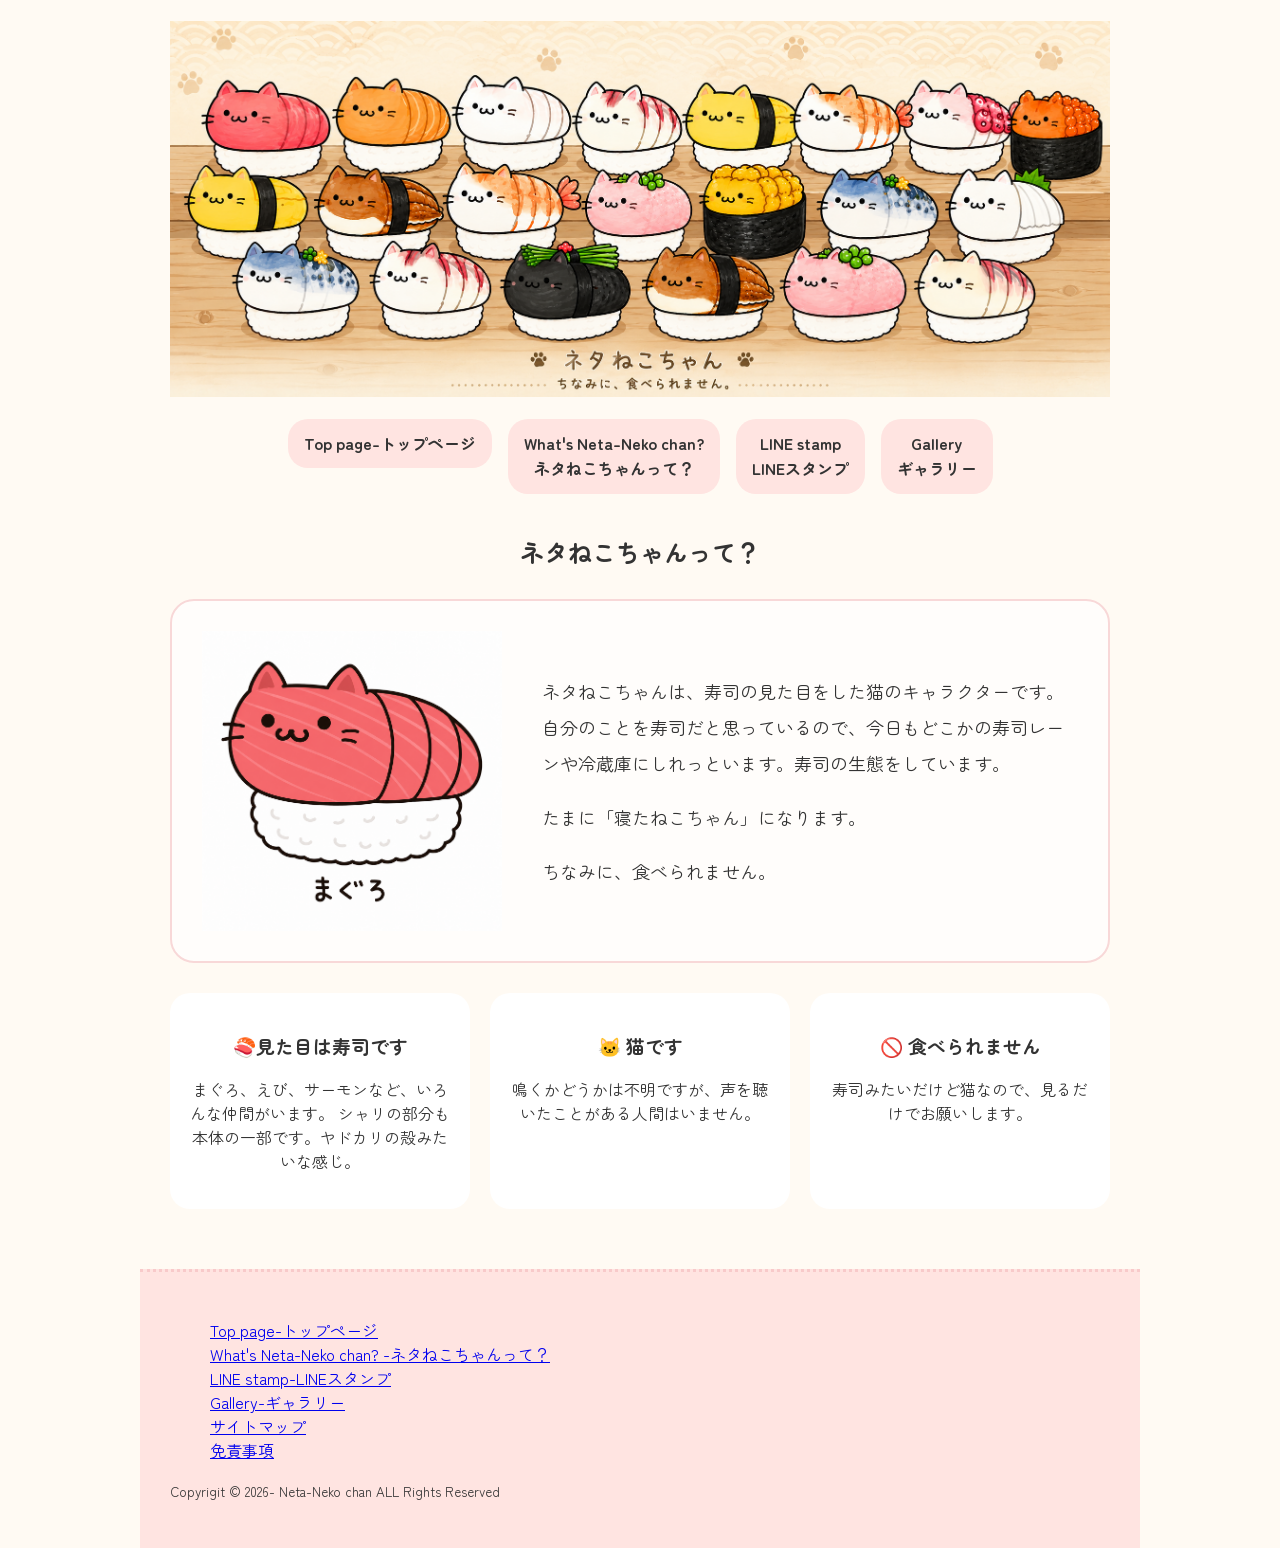
<file: about.html>
<!doctype html>
<html lang="ja">
<head>
<meta charset="utf-8">
<title>ネタねこちゃんの公式HP</title>

<!--CSSリンク-->
<link href="css/common.css" rel="stylesheet" type="text/css">
<link href="css/about.css" rel="stylesheet" type="text/css">

<!--フォント-->
<link rel="preconnect" href="https://fonts.googleapis.com">
<link rel="preconnect" href="https://fonts.gstatic.com" crossorigin>
<link href="https://fonts.googleapis.com/css2?family=Zen+Maru+Gothic:wght@400;500;700&display=swap" rel="stylesheet">
</head>

<body>
	<header>
	<!-- ヘッダー画像 -->
    <h1><a href="index.html"><img src="image/header.png" width="940px" alt="ネタねこちゃん大集合のヘッダー"/></a></h1>
		
	<!--トップナビゲーション始まり-->
	<ul id="topnav">
	 <li><a href="index.html">Top page-トップページ</a></li>
	 <li><a href="about.html">What's Neta-Neko chan?<br>ネタねこちゃんって？</a></li>
	 <li><a href="linestamp.html">LINE stamp<br>LINEスタンプ</a></li>
	 <li><a href="gallery.html">Gallery<br>ギャラリー</a></li>
	</ul>
	<!--トップナビゲーション終わり-->
	</header>
	
	<main>
  <section id="about">
    <h2>ネタねこちゃんって？</h2>

    <div class="aboutBox">
      <img src="image/maguro.png" alt="まぐろのネタねこちゃん">

      <div class="aboutText">
        <p>
          ネタねこちゃんは、寿司の見た目をした猫のキャラクターです。
          自分のことを寿司だと思っているので、今日もどこかの寿司レーンや冷蔵庫にしれっといます。寿司の生態をしています。
        </p>
        <p>
          たまに「寝たねこちゃん」になります。 
         </p>
         <p>
          ちなみに、食べられません。
        </p>
      </div>
    </div>

    <div class="pointList">
      <div class="point">
        <h3>🍣見た目は寿司です</h3>
        <p>まぐろ、えび、サーモンなど、いろんな仲間がいます。
        シャリの部分も本体の一部です。ヤドカリの殻みたいな感じ。</p>
      </div>

      <div class="point">
        <h3>🐱 猫です</h3>
        <p>鳴くかどうかは不明ですが、声を聴いたことがある人間はいません。</p>
      </div>

      <div class="point">
        <h3>🚫 食べられません</h3>
        <p>寿司みたいだけど猫なので、見るだけでお願いします。</p>
      </div>
    </div>
  </section>
</main>
	
<!-- フッター始まり -->
<footer>
<ul id="footerNav">
   <li><a href="index.html">Top page-トップページ</a></li>    
   <li><a href="about.html">What's Neta-Neko chan? -ネタねこちゃんって？</a></li> 
   <li><a href="linestamp.html">LINE stamp-LINEスタンプ</a></li>  
   <li><a href="gallery.html">Gallery-ギャラリー</a></li>
   <li><a href="sitemap.html">サイトマップ</a></li>
   <li><a href="Disclaimer.html">免責事項</a></li>
  </ul>


<!-- コピーライト始まり -->
<p id="copyRight"><small>Copyrigit &copy; 2026- Neta-Neko chan ALL Rights Reserved</small></p>
</footer>
	<script>
const previewImage = document.getElementById('previewImage');
const nekoImages = document.querySelectorAll('#mainImage img');

nekoImages.forEach(function(img) {
  img.addEventListener('mouseover', function() {
    previewImage.src = img.src;
    previewImage.alt = img.alt + 'の拡大画像';
  });
});
</script>

</body>
</html>
</file>
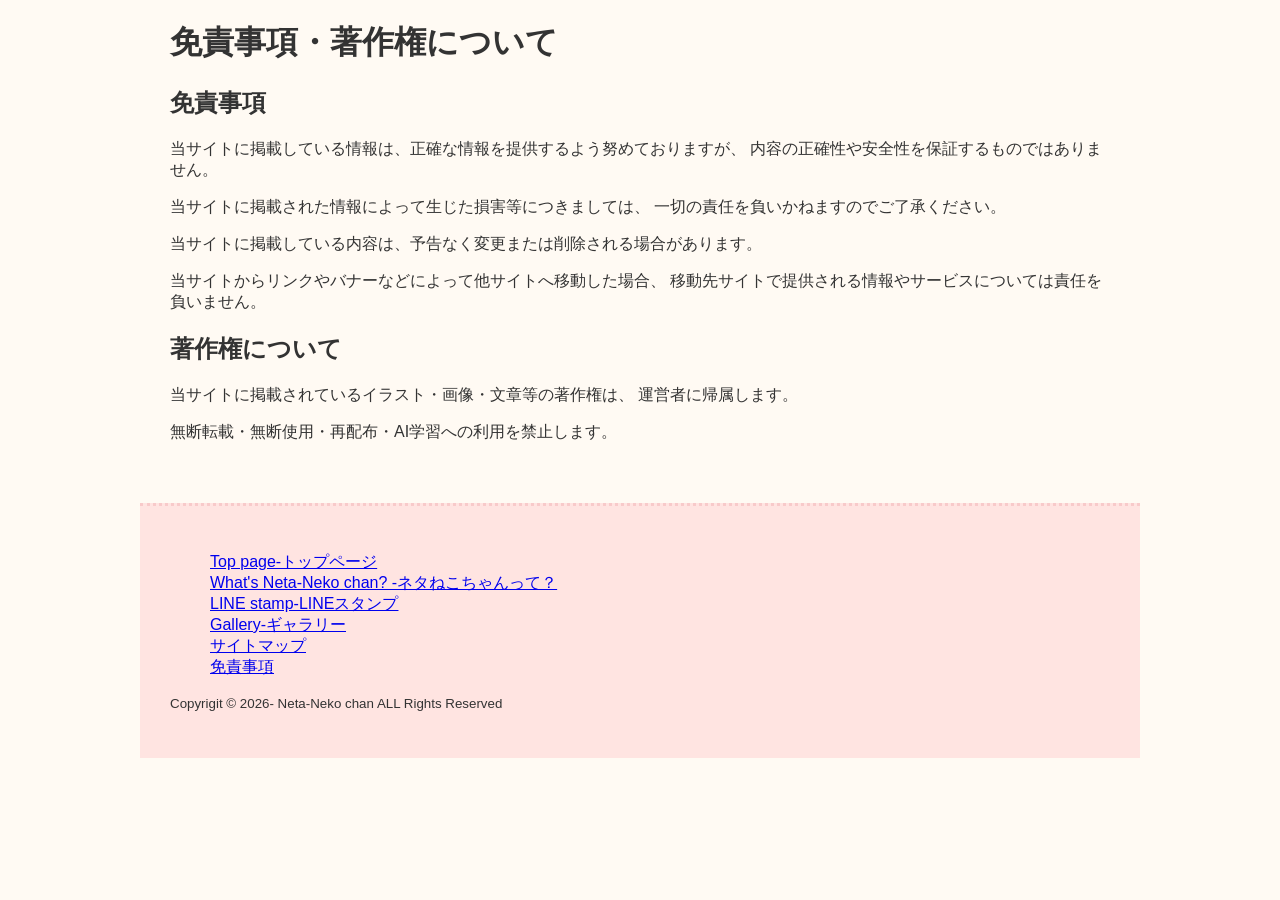
<file: Disclaimer.html>
<!doctype html>
<html lang="ja">
<head>
<meta charset="utf-8">
<title>免責事項｜ネタねこちゃん公式HP</title>

<link href="css/common.css" rel="stylesheet" type="text/css">
</head>

<body>

<header>
<h1>免責事項・著作権について</h1>
</header>

<main>

<h2>免責事項</h2>

<p>
当サイトに掲載している情報は、正確な情報を提供するよう努めておりますが、
内容の正確性や安全性を保証するものではありません。
</p>

<p>
当サイトに掲載された情報によって生じた損害等につきましては、
一切の責任を負いかねますのでご了承ください。
</p>

<p>
当サイトに掲載している内容は、予告なく変更または削除される場合があります。
</p>

<p>
当サイトからリンクやバナーなどによって他サイトへ移動した場合、
移動先サイトで提供される情報やサービスについては責任を負いません。
</p>

<h2>著作権について</h2>

<p>
当サイトに掲載されているイラスト・画像・文章等の著作権は、
運営者に帰属します。
</p>

<p>
無断転載・無断使用・再配布・AI学習への利用を禁止します。
</p>

</main>

<!-- フッター始まり -->
<footer>
<ul id="footerNav">
	 <li><a href="index.html">Top page-トップページ</a></li>		
	 <li><a href="about.html">What's Neta-Neko chan? -ネタねこちゃんって？</a></li>	
	 <li><a href="linestamp.html">LINE stamp-LINEスタンプ</a></li>	
	 <li><a href="gallery.html">Gallery-ギャラリー</a></li>
	 <li><a href="sitemap.html">サイトマップ</a></li>
	 <li><a href="Disclaimer.html">免責事項</a></li>
	</ul>


<!-- コピーライト始まり -->
<p id="copyRight"><small>Copyrigit &copy; 2026- Neta-Neko chan ALL Rights Reserved</small></p>
</footer>

</body>
</html>
</file>
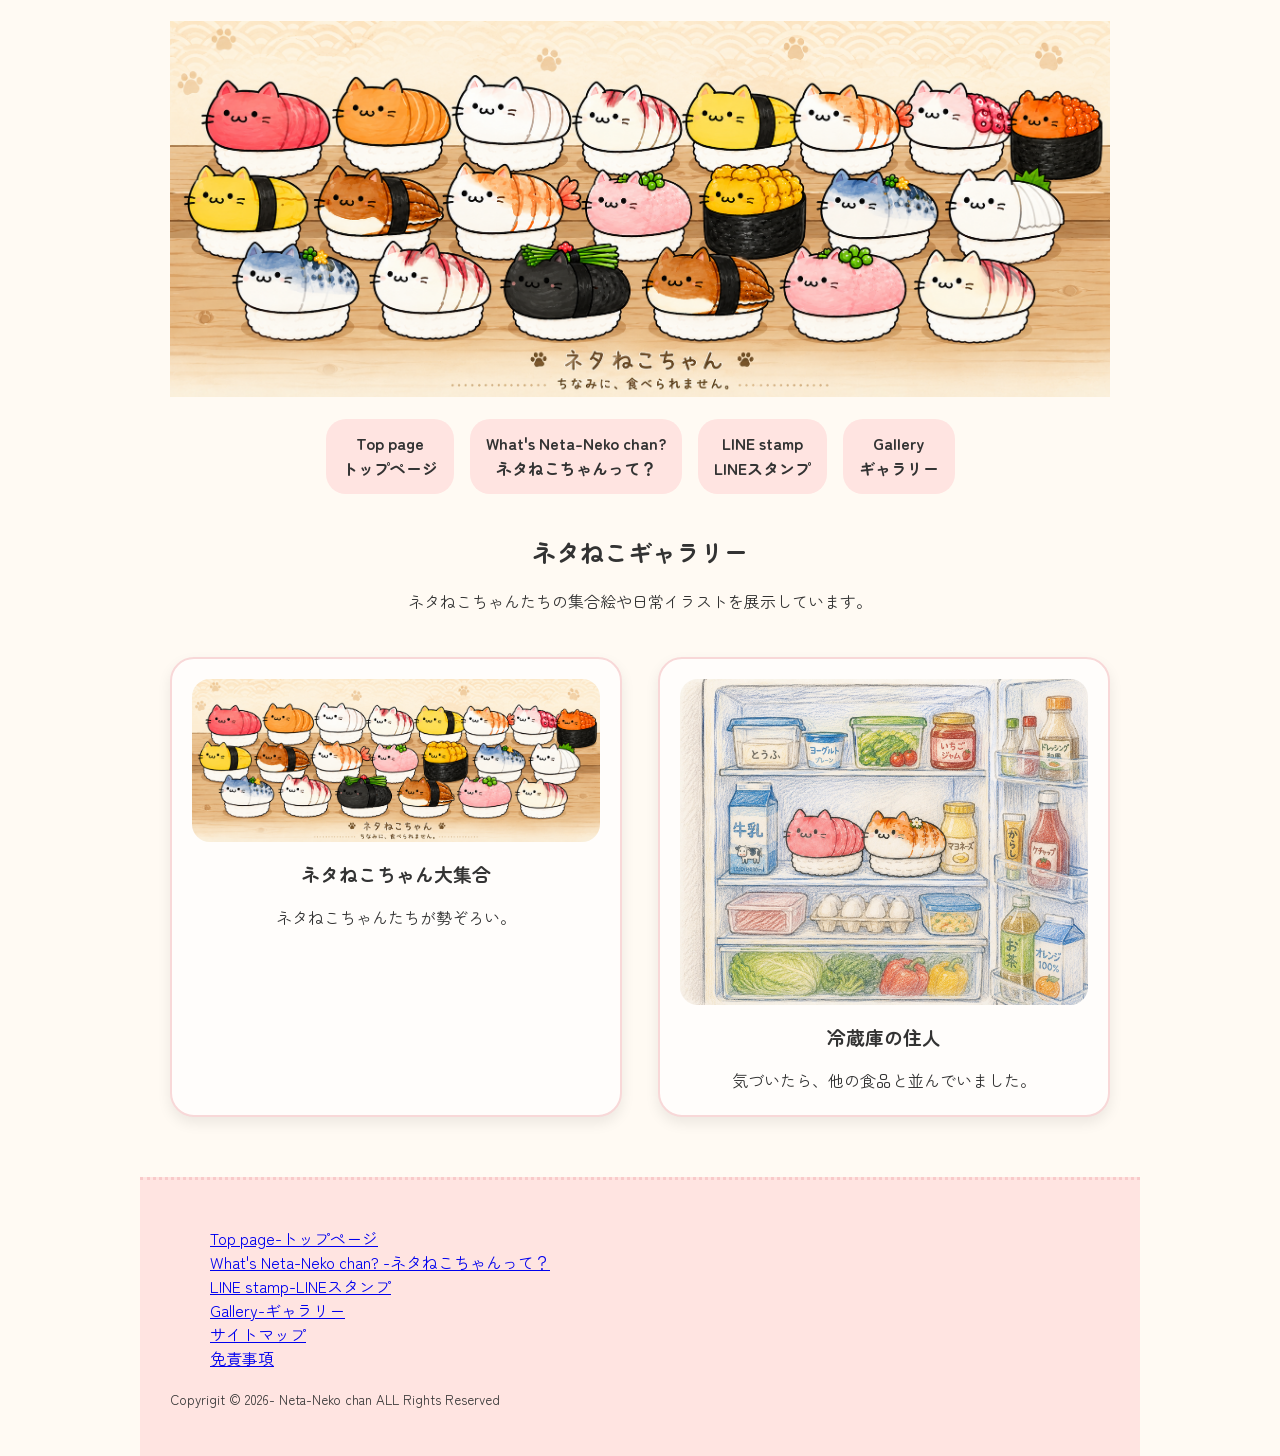
<file: gallery.html>
<!doctype html>
<html lang="ja">
<head>
<meta charset="utf-8">
<title>ネタねこちゃんの公式HP</title>

<!--CSSリンク-->
<link href="css/common.css" rel="stylesheet" type="text/css">
<link href="css/gallery.css" rel="stylesheet" type="text/css">

<!--フォント-->
<link rel="preconnect" href="https://fonts.googleapis.com">
<link rel="preconnect" href="https://fonts.gstatic.com" crossorigin>
<link href="https://fonts.googleapis.com/css2?family=Zen+Maru+Gothic:wght@400;500;700&display=swap" rel="stylesheet">
</head>

<body>
	<header>
	<!-- ヘッダー画像 -->	
	<h1><a href="index.html"><img src="image/header.png" width="940px" alt="ネタねこちゃん大集合のヘッダー"/></a></h1>
		
	<!--トップナビゲーション始まり-->
	<ul id="topnav">
	 <li><a href="index.html">Top page<br>トップページ</a></li>
	 <li><a href="about.html">What's Neta-Neko chan?<br>ネタねこちゃんって？</a></li>
	 <li><a href="linestamp.html">LINE stamp<br>LINEスタンプ</a></li>
	 <li><a href="gallery.html">Gallery<br>ギャラリー</a></li>
	</ul>
	<!--トップナビゲーション終わり-->
	</header>
	
	<main>
  <section id="gallery">
    <h2>ネタねこギャラリー</h2>
    <p class="galleryLead">ネタねこちゃんたちの集合絵や日常イラストを展示しています。</p>

    <div class="galleryGrid">

      <div class="galleryItem">
        <img src="image/gallery1.png" alt="ネタねこ大集合">
        <h3>ネタねこちゃん大集合</h3>
        <p>ネタねこちゃんたちが勢ぞろい。</p>
      </div>

      <div class="galleryItem">
        <img src="image/gallery2.png" alt="冷蔵庫のネタねこちゃん">
        <h3>冷蔵庫の住人</h3>
        <p>気づいたら、他の食品と並んでいました。</p>
      </div>

    </div>
  </section>
</main>
	
<!-- フッター始まり -->
<footer>
<ul id="footerNav">
	 <li><a href="index.html">Top page-トップページ</a></li>		
	 <li><a href="about.html">What's Neta-Neko chan? -ネタねこちゃんって？</a></li>	
	 <li><a href="linestamp.html">LINE stamp-LINEスタンプ</a></li>	
	 <li><a href="gallery.html">Gallery-ギャラリー</a></li>
	 <li><a href="sitemap.html">サイトマップ</a></li>
	 <li><a href="Disclaimer.html">免責事項</a></li>
	</ul>

<!-- コピーライト始まり -->
<p id="copyRight"><small>Copyrigit &copy; 2026- Neta-Neko chan ALL Rights Reserved</small></p>
</footer>
	<script>
const previewImage = document.getElementById('previewImage');
const nekoImages = document.querySelectorAll('#mainImage img');

nekoImages.forEach(function(img) {
  img.addEventListener('mouseover', function() {
    previewImage.src = img.src;
    previewImage.alt = img.alt + 'の拡大画像';
  });
});
</script>

</body>
</html>
</file>
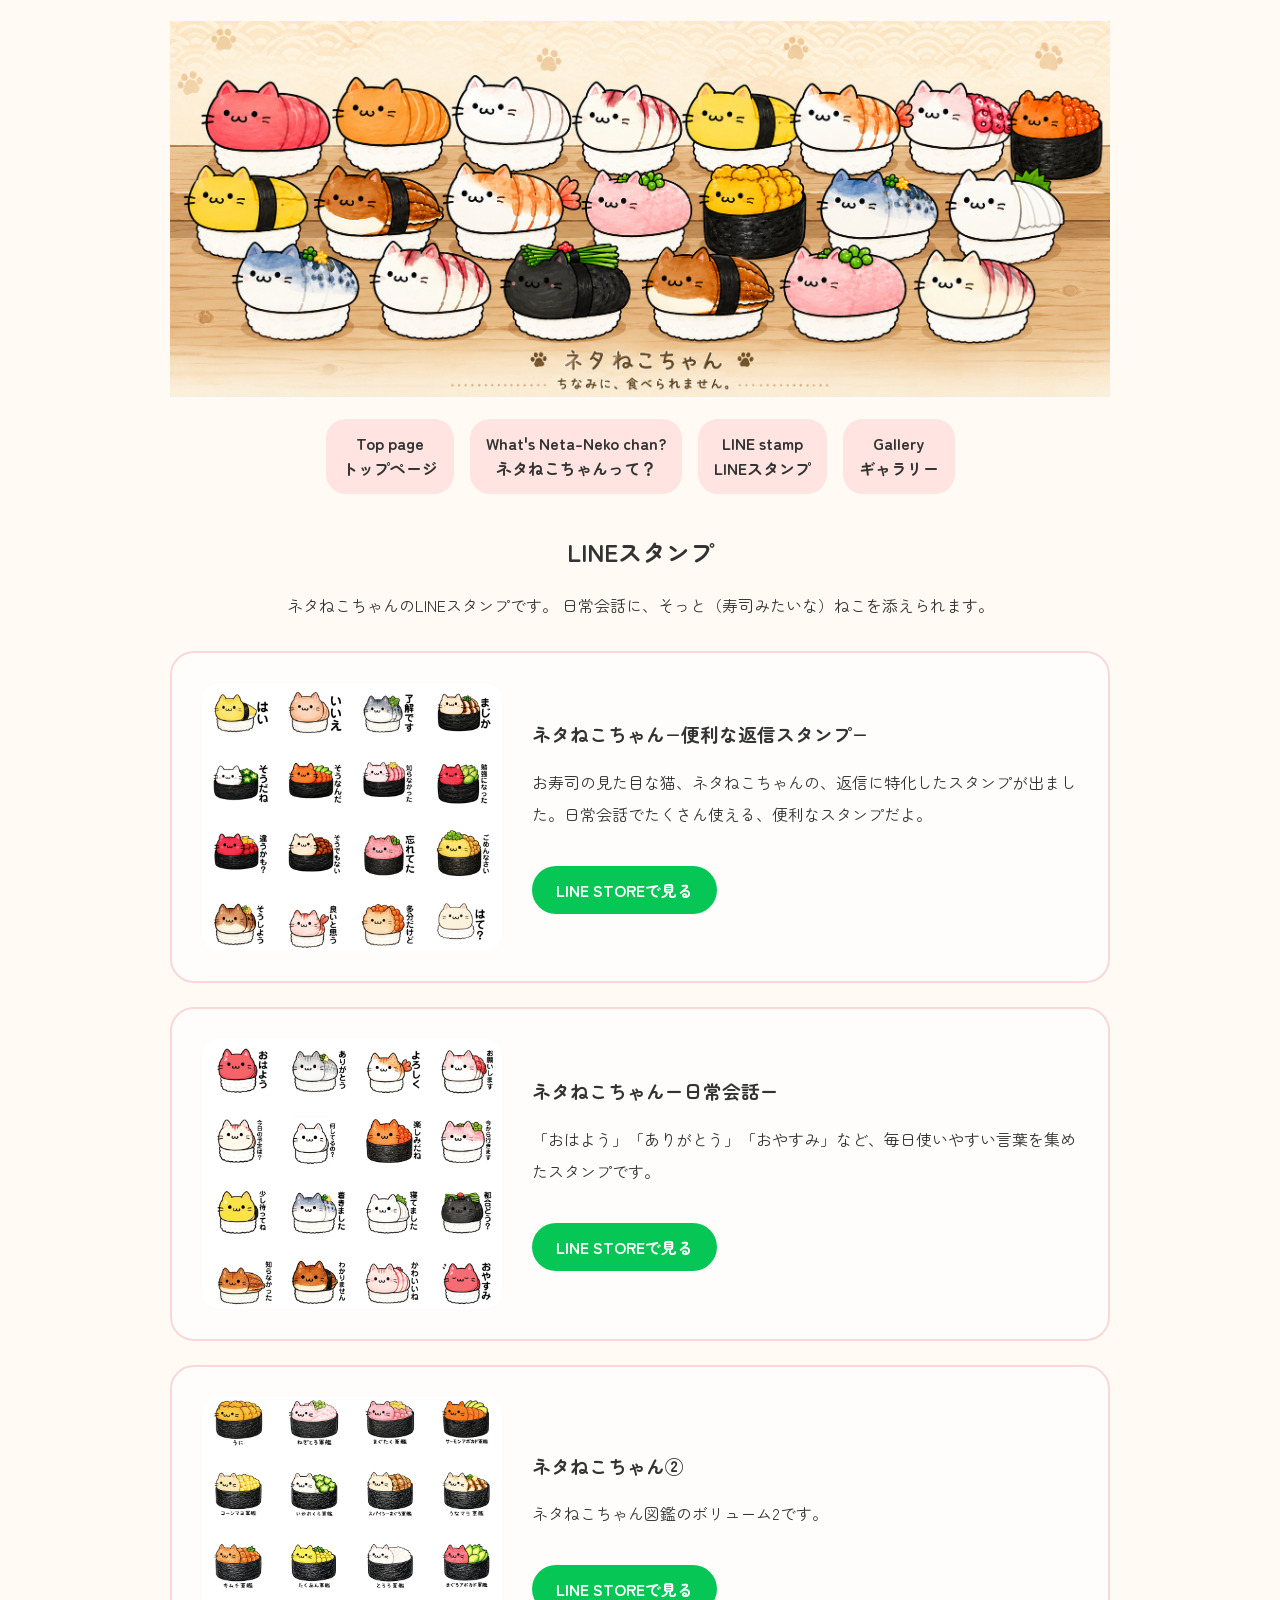
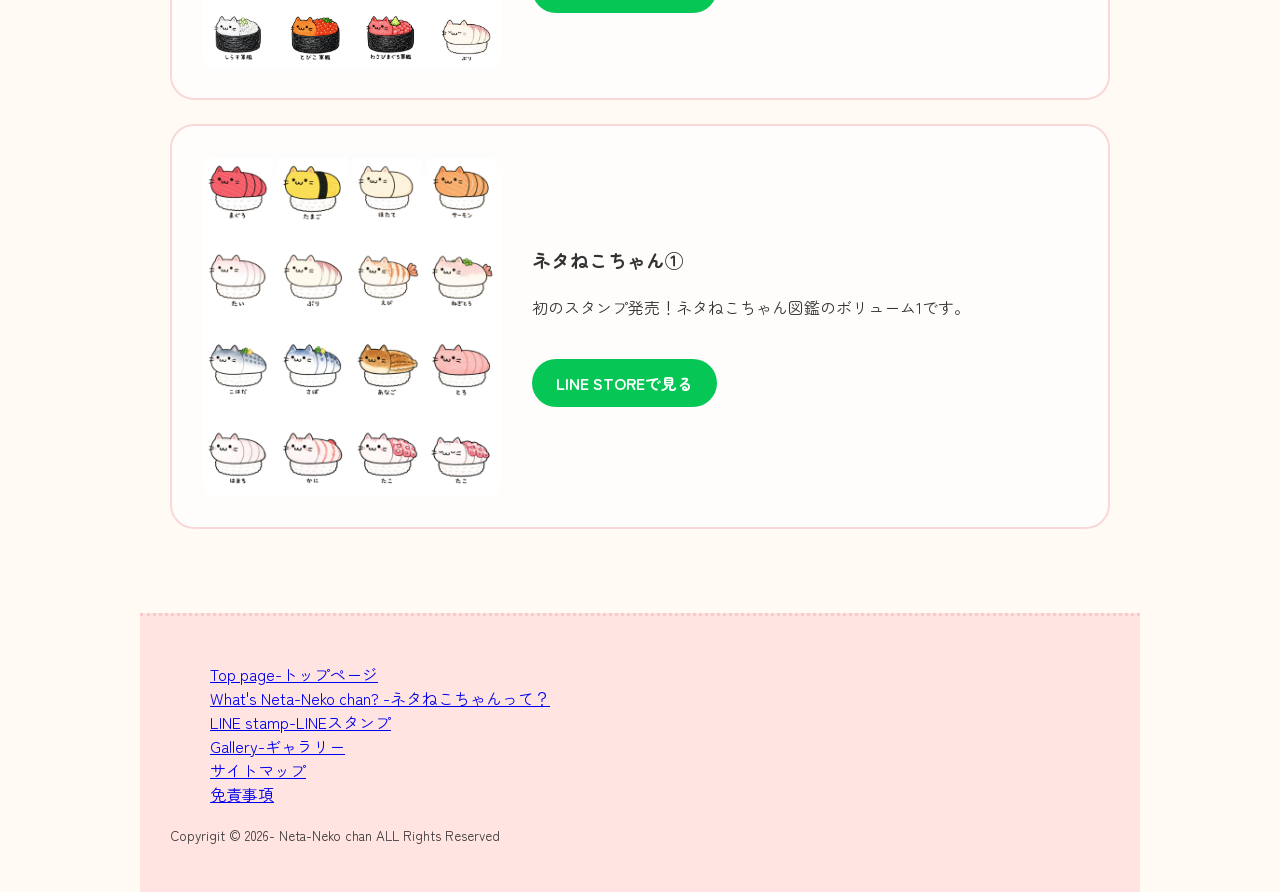
<file: linestamp.html>
<!doctype html>
<html lang="ja">
<head>
<meta charset="utf-8">
<title>ネタねこちゃんの公式HP</title>

<!--CSSリンク-->
<link href="css/common.css" rel="stylesheet" type="text/css">
<link href="css/linestamp.css" rel="stylesheet" type="text/css">

<!--フォント-->
<link rel="preconnect" href="https://fonts.googleapis.com">
<link rel="preconnect" href="https://fonts.gstatic.com" crossorigin>
<link href="https://fonts.googleapis.com/css2?family=Zen+Maru+Gothic:wght@400;500;700&display=swap" rel="stylesheet">
</head>

<body>
	<header>

	<!-- ヘッダー画像 -->
  <h1><a href="index.html"><img src="image/header.png" width="940px" alt="ネタねこちゃん大集合のヘッダー"/></a></h1>
		
	<!--トップナビゲーション始まり-->
	<ul id="topnav">
	 <li><a href="index.html">Top page<br>トップページ</a></li>
	 <li><a href="about.html">What's Neta-Neko chan?<br>ネタねこちゃんって？</a></li>
	 <li><a href="linestamp.html">LINE stamp<br>LINEスタンプ</a></li>
	 <li><a href="gallery.html">Gallery<br>ギャラリー</a></li>
	</ul>
	<!--トップナビゲーション終わり-->
	</header>
	
	<main>
  <section id="stamp">
    <h2>LINEスタンプ</h2>

    <p class="lead">
      ネタねこちゃんのLINEスタンプです。  
      日常会話に、そっと（寿司みたいな）ねこを添えられます。
    </p>

       

      <div class="stampCard">
      <img src="image/line04.png" alt="ネタねこちゃん日常会話スタンプ">

      <div class="stampText">
        <h3>ネタねこちゃん−便利な返信スタンプ−</h3>
        <p>
          お寿司の見た目な猫、ネタねこちゃんの、返信に特化したスタンプが出ました。日常会話でたくさん使える、便利なスタンプだよ。
        </p>

        <a href="https://line.me/S/sticker/34198942" class="stampButton">
          LINE STOREで見る
        </a>
      </div>
    </div>
<br>


 <div class="stampCard">
      <img src="image/line03.png" alt="ネタねこちゃん日常会話スタンプ">
      <div class="stampText">
        <h3>ネタねこちゃんー日常会話ー</h3>
        <p>
          「おはよう」「ありがとう」「おやすみ」など、毎日使いやすい言葉を集めたスタンプです。
        </p>

        <a href="https://line.me/S/sticker/34198942" class="stampButton">
          LINE STOREで見る
        </a>
      </div>
    </div>
<br>


    <div class="stampCard">
      <img src="image/line02.png" alt="ネタねこちゃん日常会話スタンプ">

      <div class="stampText">
        <h3>ネタねこちゃん②</h3>
        <p>
          ネタねこちゃん図鑑のボリューム2です。
        </p>

        <a href="https://line.me/S/sticker/34160586" class="stampButton">
          LINE STOREで見る
        </a>
      </div>
    </div>
<br>
     <div class="stampCard">
      <img src="image/line1.png" alt="ネタねこちゃん日常会話スタンプ">

      <div class="stampText">
        <h3>ネタねこちゃん①</h3>
        <p>
          初のスタンプ発売！ネタねこちゃん図鑑のボリューム1です。
        </p>

        <a href="https://line.me/S/sticker/34160486" class="stampButton">
          LINE STOREで見る
        </a>
      </div>
    </div>
<br>




  </section>
</main>
	
<!-- フッター始まり -->
<footer>
<ul id="footerNav">
   <li><a href="index.html">Top page-トップページ</a></li>    
   <li><a href="about.html">What's Neta-Neko chan? -ネタねこちゃんって？</a></li> 
   <li><a href="linestamp.html">LINE stamp-LINEスタンプ</a></li>  
   <li><a href="gallery.html">Gallery-ギャラリー</a></li>
   <li><a href="sitemap.html">サイトマップ</a></li>
   <li><a href="Disclaimer.html">免責事項</a></li>
  </ul>

<!-- コピーライト始まり -->
<p id="copyRight"><small>Copyrigit &copy; 2026- Neta-Neko chan ALL Rights Reserved</small></p>
</footer>
	<script>
const previewImage = document.getElementById('previewImage');
const nekoImages = document.querySelectorAll('#mainImage img');

nekoImages.forEach(function(img) {
  img.addEventListener('mouseover', function() {
    previewImage.src = img.src;
    previewImage.alt = img.alt + 'の拡大画像';
  });
});
</script>

</body>
</html>
</file>
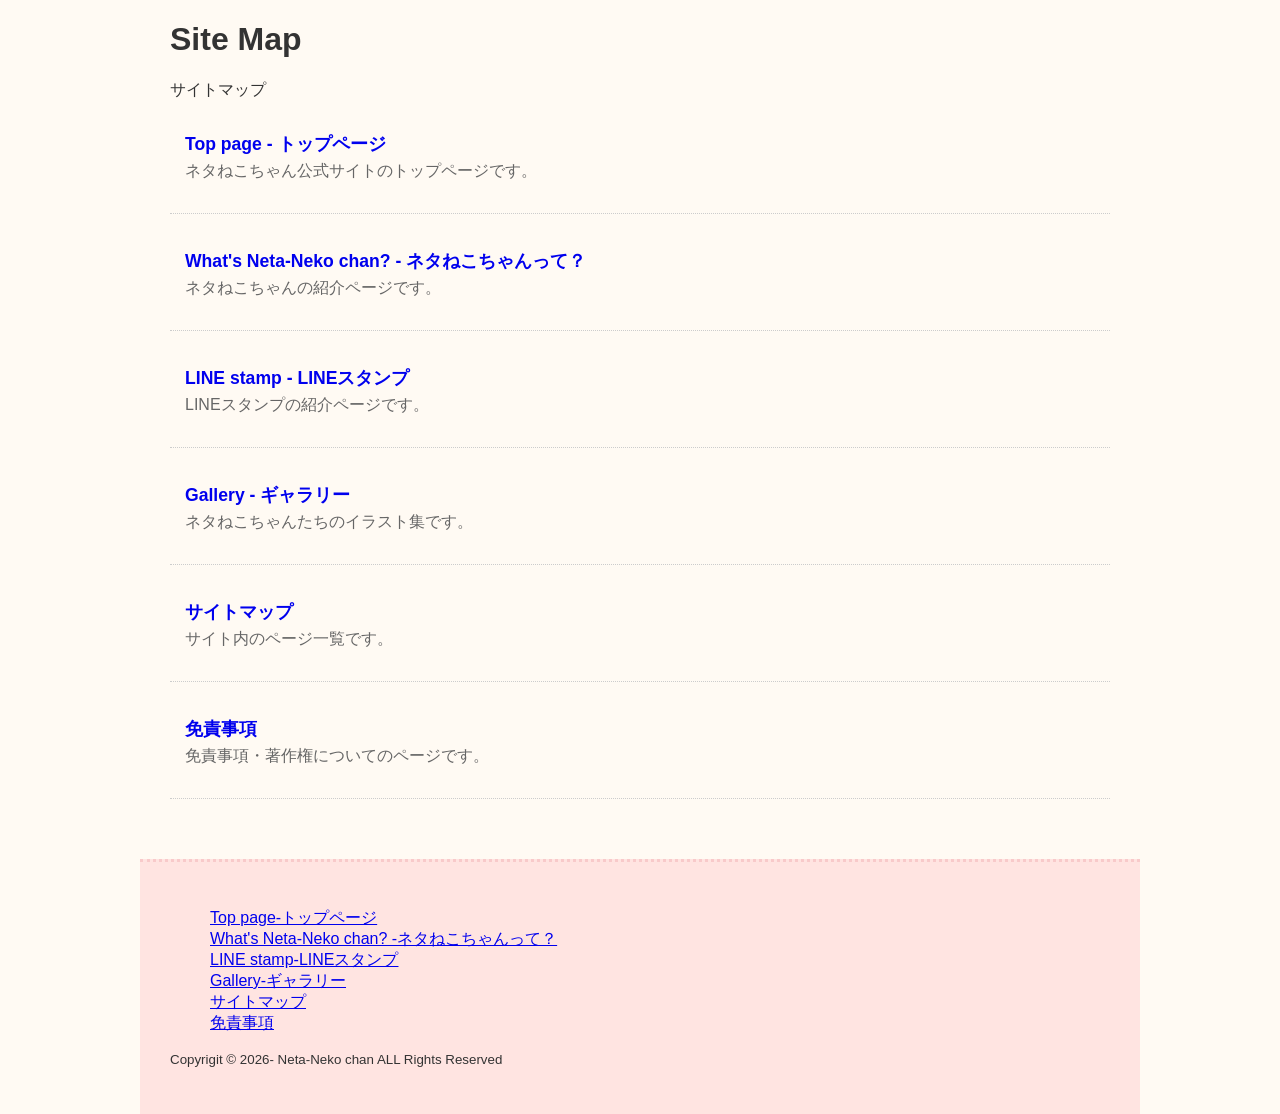
<file: sitemap.html>
<!doctype html>
<html lang="ja">
<head>
<meta charset="utf-8">
<title>サイトマップ｜ネタねこちゃん公式HP</title>

<link href="css/common.css" rel="stylesheet" type="text/css">
<link href="css/sitemap.css" rel="stylesheet" type="text/css">
</head>

<body>

<header>
<h1>Site Map</h1>
<p>サイトマップ</p>
</header>

<main>

<ul id="sitemap">
    <li>
        <a href="index.html">Top page - トップページ</a>
        <p>ネタねこちゃん公式サイトのトップページです。</p>
    </li>

    <li>
        <a href="about.html">What's Neta-Neko chan? - ネタねこちゃんって？</a>
        <p>ネタねこちゃんの紹介ページです。</p>
    </li>

    <li>
        <a href="linestamp.html">LINE stamp - LINEスタンプ</a>
        <p>LINEスタンプの紹介ページです。</p>
    </li>

    <li>
        <a href="gallery.html">Gallery - ギャラリー</a>
        <p>ネタねこちゃんたちのイラスト集です。</p>
    </li>

    <li>
        <a href="sitemap.html">サイトマップ</a>
        <p>サイト内のページ一覧です。</p>
    </li>

    <li>
        <a href="Disclaimer.html">免責事項</a>
        <p>免責事項・著作権についてのページです。</p>
    </li>

</ul>

</main>

<!-- フッター始まり -->
<footer>
<ul id="footerNav">
     <li><a href="index.html">Top page-トップページ</a></li>      
     <li><a href="about.html">What's Neta-Neko chan? -ネタねこちゃんって？</a></li>   
     <li><a href="linestamp.html">LINE stamp-LINEスタンプ</a></li>  
     <li><a href="gallery.html">Gallery-ギャラリー</a></li>
     <li><a href="sitemap.html">サイトマップ</a></li>
     <li><a href="Disclaimer.html">免責事項</a></li>
    </ul>


<!-- コピーライト始まり -->
<p id="copyRight"><small>Copyrigit &copy; 2026- Neta-Neko chan ALL Rights Reserved</small></p>
</footer>

</body>
</html>
</file>
<file: css/common.css>
@charset "utf-8";

/* 全体の基本設定 */
body {
      margin: 0;
    font-family: "Zen Maru Gothic", sans-serif;
    background-color: #fffaf3;
    color: #333;
}

/* ページ全体の中央寄せ */
header,
main,
footer {
    max-width: 940px;
    margin: 0 auto;
}

/* 画像がはみ出さないようにする */
img {
    max-width: 100%;
    height: auto;
    display: block;
}

/*　フッター */
footer{
    margin-top:60px;
    padding:30px;

    background:#ffe4e1;

    border-top:3px dotted #f8caca;

    text-align:left;
}

footer ul {
    list-style: none;
}

/* ページ全体をふわっと表示 */
body {
    animation: fadeIn 1.2s ease-in;
}

@keyframes fadeIn {
    from {
        opacity: 0;
    }

    to {
        opacity: 1;
    }
}
</file>
<file: css/about.css>
/* ヘッダー画像 */
#headerImage img {
    width: 940px;
    height: auto;
}

/* ナビゲーション */
#topnav {
    list-style: none;
    display: flex;
    justify-content: center;
    gap: 16px;
    padding: 0;
    margin: 20px 0 30px;
}

#topnav li a {
    display: block;
    text-align: center;
    line-height: 1.6;
    text-decoration: none;
    color: #333;
    background-color: #ffe4e1;
    padding: 12px 16px;
    border-radius: 20px;
    font-weight: bold;
}


#about {
    max-width: 940px;
    margin: 40px auto;
}

#about h2 {
    text-align: center;
    margin-bottom: 30px;
}

.aboutBox {
    display: flex;
    align-items: center;
    gap: 40px;
    background: #fffdfb;
    border: 2px solid #f8d8d8;
    border-radius: 24px;
    padding: 30px;
}

.aboutBox img{
    width: 300px;
    height: auto;
}

.aboutText {
    font-size: 18px;
    line-height: 2;
}

.pointList {
    display: grid;
    grid-template-columns: repeat(3, 1fr);
    gap: 20px;
    margin-top: 30px;
}

.point {
    background: #fff;
    border-radius: 20px;
    padding: 20px;
    text-align: center;
}
</file>
<file: css/gallery.css>
@charset "utf-8";

/* ナビゲーション */
#topnav {
    list-style: none;
    display: flex;
    justify-content: center;
    gap: 16px;
    padding: 0;
    margin: 20px 0 30px;
}

#topnav li a {
    display: block;
    text-align: center;
    line-height: 1.6;
    text-decoration: none;
    color: #333;
    background-color: #ffe4e1;
    padding: 12px 16px;
    border-radius: 20px;
    font-weight: bold;
}


#gallery {
    max-width: 940px;
    margin: 40px auto;
}

#gallery h2 {
    text-align: center;
    margin-bottom: 10px;
}

.galleryLead {
    text-align: center;
    line-height: 2;
    margin-bottom: 40px;
}

.galleryGrid {
    display: grid;
    grid-template-columns: repeat(2, 1fr);
    gap: 36px;
}

.galleryItem {
    background: #fffdfb;
    border: 2px solid #f8d8d8;
    border-radius: 24px;
    padding: 20px;
    text-align: center;
    box-shadow: 0 6px 14px rgba(0,0,0,0.08);
}

.galleryItem img {
    width: 100%;
    height: auto;
    border-radius: 18px;
}

.galleryItem h3 {
    margin: 18px 0 8px;
}

.galleryItem p {
    line-height: 1.8;
    margin-bottom: 0;
}

@media screen and (max-width: 700px) {
    .galleryGrid {
        grid-template-columns: 1fr;
    }
}
</file>
<file: css/linestamp.css>
/* ヘッダー画像 */
#headerImage img {
    width: 940px;
    height: auto;
}

/* ナビゲーション */
#topnav {
    list-style: none;
    display: flex;
    justify-content: center;
    gap: 16px;
    padding: 0;
    margin: 20px 0 30px;
}

#topnav li a {
    display: block;
    text-align: center;
    line-height: 1.6;
    text-decoration: none;
    color: #333;
    background-color: #ffe4e1;
    padding: 12px 16px;
    border-radius: 20px;
    font-weight: bold;
}


#stamp {
    max-width: 940px;
    margin: 40px auto;
}

#stamp h2 {
    text-align: center;
    margin-bottom: 20px;
}

.lead {
    text-align: center;
    line-height: 2;
    margin-bottom: 30px;
}

.stampCard {
    display: flex;
    gap: 30px;
    align-items: center;
    background: #fffdfb;
    border: 2px solid #f8d8d8;
    border-radius: 24px;
    padding: 30px;
}

.stampCard img {
    width: 300px;
    height: auto;
    border-radius: 16px;
}

.stampText {
    flex: 1;
}

.stampText h3 {
    margin-top: 0;
}

.stampText p {
    line-height: 2;
}

.stampButton {
    display: inline-block;
    margin-top: 20px;
    background: #06c755;
    color: #fff;
    text-decoration: none;
    font-weight: bold;
    padding: 12px 24px;
    border-radius: 999px;
}
</file>
<file: css/sitemap.css>
#sitemap {
    list-style: none;
    padding: 0;
}

#sitemap li {
    margin-bottom: 20px;
    padding: 15px;
    border-bottom: 1px dotted #ccc;
}

#sitemap a {
    font-size: 1.1em;
    font-weight: bold;
    text-decoration: none;
}

#sitemap p {
    margin-top: 5px;
    color: #666;
}
</file>
